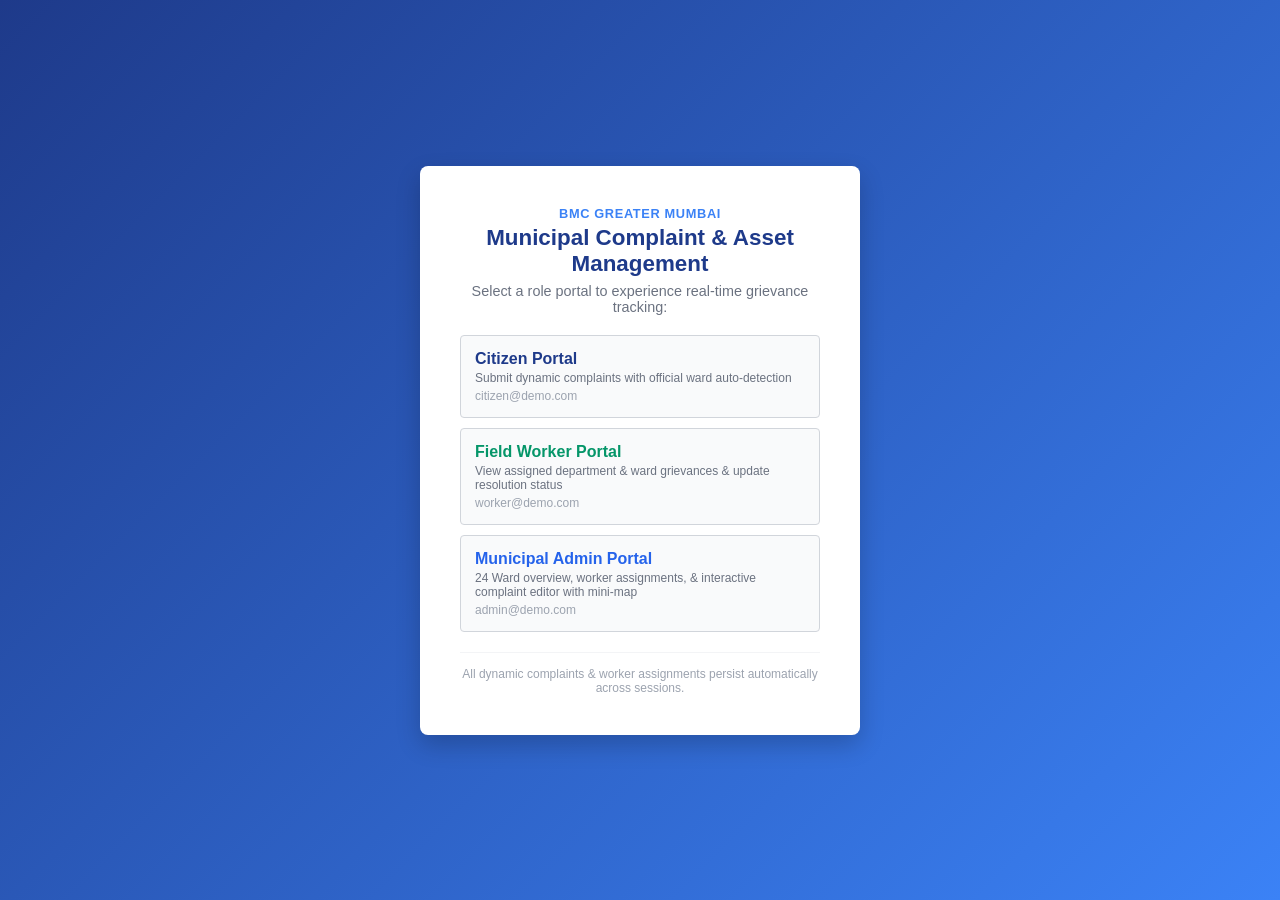
<file: index.html>
<!DOCTYPE html>
<html lang="en">
<head>
    <meta charset="UTF-8">
    <meta name="viewport" content="width=device-width, initial-scale=1.0">
    <title>Municipal Asset & Complaint Management System - Greater Mumbai</title>
    <link rel="stylesheet" href="css/styles.css">
    <style>
        .portal-desc {
            font-size: 0.75rem;
            color: #6b7280;
            margin-top: 3px;
        }
        .demo-btn:hover .portal-desc {
            color: #374151;
        }
    </style>
</head>
<body>
    <div class="login-container">
        <div class="login-card" style="max-width: 440px;">
            <div style="font-size: 0.8rem; text-transform: uppercase; letter-spacing: 0.05em; color: var(--secondary-color); font-weight: 700; margin-bottom: 4px;">
                BMC Greater Mumbai
            </div>
            <h2 style="font-size: 1.4rem; color: #1e3a8a;">Municipal Complaint & Asset Management</h2>
            <p style="color: #6b7280; margin-top: 6px; margin-bottom: 20px; font-size: 0.9rem;">
                Select a role portal to experience real-time grievance tracking:
            </p>
            
            <div class="demo-accounts">
                <button class="demo-btn" onclick="login('citizen')" style="text-align: left; padding: 14px;">
                    <strong style="color: #1e3a8a; font-size: 1rem;">Citizen Portal</strong>
                    <div class="portal-desc">Submit dynamic complaints with official ward auto-detection</div>
                    <div style="font-size: 0.75rem; color: #9ca3af; margin-top: 4px;">citizen@demo.com</div>
                </button>

                <button class="demo-btn" onclick="login('worker')" style="text-align: left; padding: 14px;">
                    <strong style="color: #059669; font-size: 1rem;">Field Worker Portal</strong>
                    <div class="portal-desc">View assigned department & ward grievances & update resolution status</div>
                    <div style="font-size: 0.75rem; color: #9ca3af; margin-top: 4px;">worker@demo.com</div>
                </button>

                <button class="demo-btn" onclick="login('admin')" style="text-align: left; padding: 14px;">
                    <strong style="color: #2563eb; font-size: 1rem;">Municipal Admin Portal</strong>
                    <div class="portal-desc">24 Ward overview, worker assignments, & interactive complaint editor with mini-map</div>
                    <div style="font-size: 0.75rem; color: #9ca3af; margin-top: 4px;">admin@demo.com</div>
                </button>
            </div>
            
            <div style="margin-top: 20px; font-size: 0.75rem; color: #9ca3af; border-top: 1px solid #f3f4f6; padding-top: 14px;">
                All dynamic complaints & worker assignments persist automatically across sessions.
            </div>
        </div>
    </div>

    <script>
        function login(role) {
            localStorage.setItem('userRole', role);
            if (role === 'citizen') window.location.href = 'citizen.html';
            else if (role === 'worker') {
                if (!localStorage.getItem('currentWorkerId')) {
                    localStorage.setItem('currentWorkerId', 'WRK-01');
                }
                window.location.href = 'worker.html';
            }
            else if (role === 'admin') window.location.href = 'admin.html';
        }
    </script>
</body>
</html>
</file>
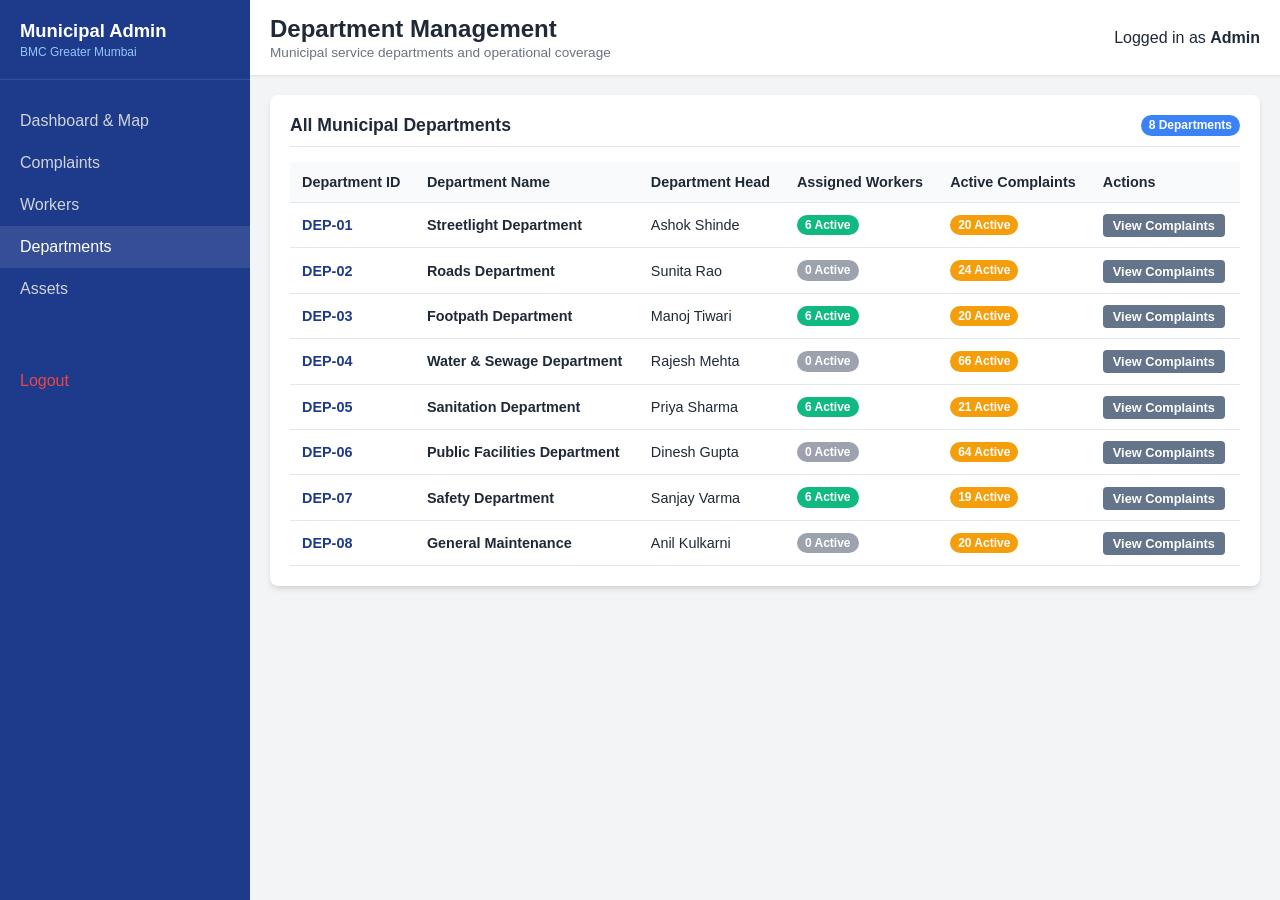
<file: admin-departments.html>
<!DOCTYPE html>
<html lang="en">
<head>
    <meta charset="UTF-8">
    <meta name="viewport" content="width=device-width, initial-scale=1.0">
    <title>Departments - Municipal Admin</title>
    <link rel="stylesheet" href="css/styles.css">
</head>
<body>
    <div class="app-container">
        <nav class="sidebar">
            <div class="brand">
                <div style="font-size: 1.15rem; font-weight: 700;">Municipal Admin</div>
                <div style="font-size: 0.75rem; color: #93c5fd; font-weight: normal; margin-top: 3px;">BMC Greater Mumbai</div>
            </div>
            <ul>
                <li><a href="admin.html">Dashboard & Map</a></li>
                <li><a href="admin-complaints.html">Complaints</a></li>
                <li><a href="admin-workers.html">Workers</a></li>
                <li><a href="admin-departments.html" class="active">Departments</a></li>
                <li><a href="assets.html">Assets</a></li>
                <li style="margin-top: 50px;"><a href="index.html" style="color: #ef4444;">Logout</a></li>
            </ul>
        </nav>
        
        <main class="main-content">
            <header class="header">
                <div>
                    <h2>Department Management</h2>
                    <p style="font-size: 0.85rem; color: var(--text-muted); margin-top: 2px;">Municipal service departments and operational coverage</p>
                </div>
                <div class="user-info">Logged in as <strong>Admin</strong></div>
            </header>
            
            <div class="content-body">
                <div class="card">
                    <div class="card-header" style="display:flex; justify-content:space-between; align-items:center;">
                        <span>All Municipal Departments</span>
                        <span id="deptCountBadge" class="badge medium">8 Departments</span>
                    </div>
                    <div class="table-responsive">
                        <table id="deptsTable">
                            <thead>
                                <tr>
                                    <th>Department ID</th>
                                    <th>Department Name</th>
                                    <th>Department Head</th>
                                    <th>Assigned Workers</th>
                                    <th>Active Complaints</th>
                                    <th>Actions</th>
                                </tr>
                            </thead>
                            <tbody>
                                <!-- Loaded via JS -->
                            </tbody>
                        </table>
                    </div>
                </div>
            </div>
        </main>
    </div>
    
    <script src="js/data-service.js"></script>
    <script>
        document.addEventListener('DOMContentLoaded', async () => {
            await window.dataService.loadInitialData();
            const depts = await window.dataService.getDepartments();
            const complaints = await window.dataService.getComplaints();
            const workers = await window.dataService.getWorkers();

            let html = '';
            depts.forEach(d => {
                const assignedWorkers = workers.filter(w => w.department === d.name && w.status === 'Active').length;
                const activeComplaints = complaints.filter(c => c.department === d.name && c.status !== 'Resolved').length;

                html += `
                    <tr>
                        <td><strong style="color:#1e3a8a;">${d.id}</strong></td>
                        <td><strong>${d.name}</strong></td>
                        <td>${d.head}</td>
                        <td>
                            <span class="badge ${assignedWorkers > 0 ? 'resolved' : 'low'}">${assignedWorkers} Active</span>
                        </td>
                        <td>
                            <span class="badge ${activeComplaints > 0 ? 'under-process' : 'low'}">${activeComplaints} Active</span>
                        </td>
                        <td>
                            <a href="admin-complaints.html?dept=${encodeURIComponent(d.name)}" class="btn btn-secondary" style="padding:4px 10px; font-size:0.8rem; text-decoration:none;">View Complaints</a>
                        </td>
                    </tr>
                `;
            });
            document.querySelector('#deptsTable tbody').innerHTML = html;
        });
    </script>
</body>
</html>
</file>
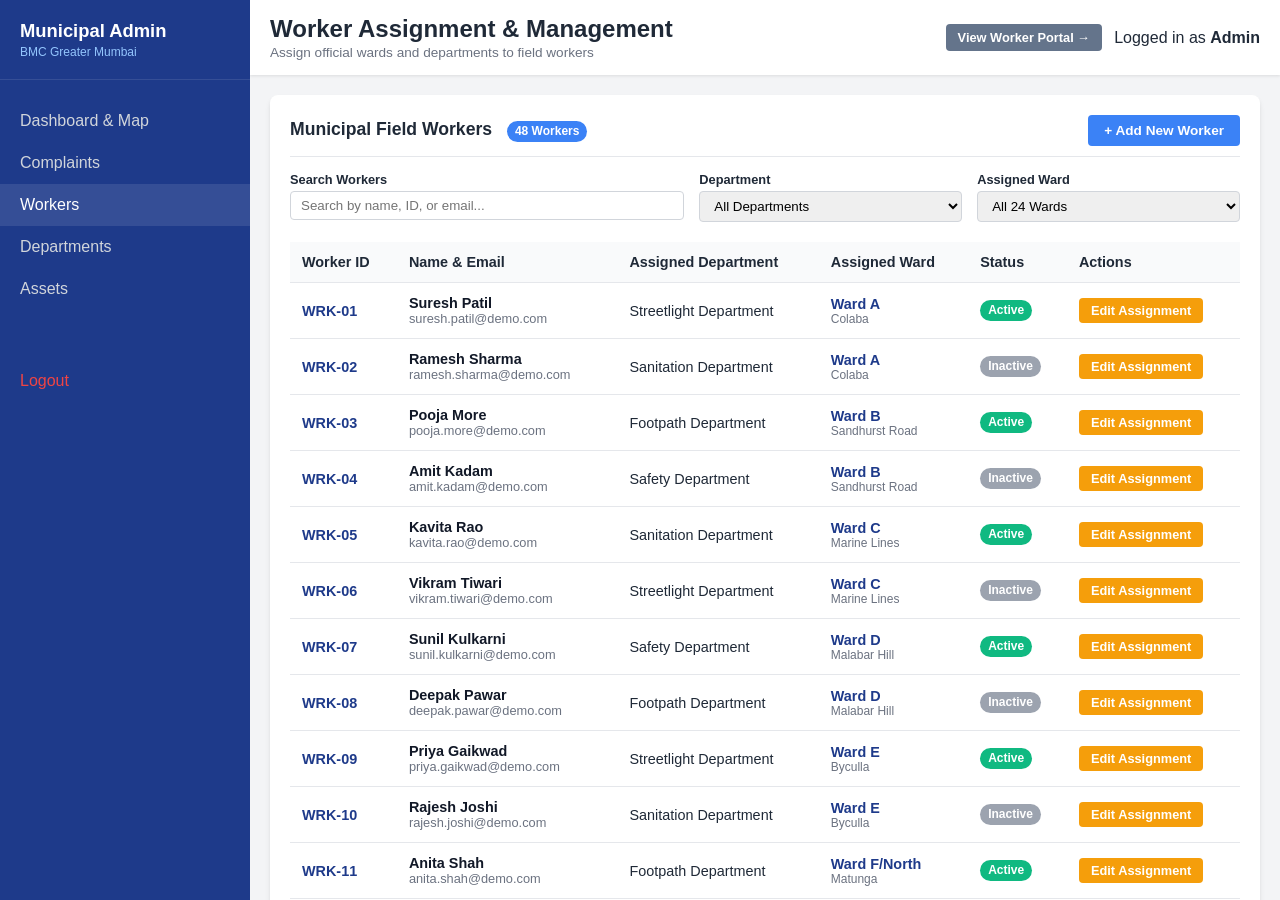
<file: admin-workers.html>
<!DOCTYPE html>
<html lang="en">
<head>
    <meta charset="UTF-8">
    <meta name="viewport" content="width=device-width, initial-scale=1.0">
    <title>Worker Assignment & Management - Municipal Admin</title>
    <link rel="stylesheet" href="css/styles.css">
    <style>
        .modal-overlay {
            display: none;
            position: fixed;
            top: 0;
            left: 0;
            width: 100vw;
            height: 100vh;
            background: rgba(17, 24, 39, 0.7);
            backdrop-filter: blur(4px);
            z-index: 2000;
            justify-content: center;
            align-items: center;
            padding: 20px;
        }
        .modal-overlay.active {
            display: flex;
        }
        .modal-container {
            background: white;
            border-radius: 12px;
            width: 100%;
            max-width: 580px;
            box-shadow: 0 25px 50px -12px rgba(0, 0, 0, 0.25);
            overflow: hidden;
            animation: modalFadeIn 0.2s ease-out;
        }
        @keyframes modalFadeIn {
            from { opacity: 0; transform: scale(0.96); }
            to { opacity: 1; transform: scale(1); }
        }
        .modal-header {
            padding: 16px 22px;
            border-bottom: 1px solid #e5e7eb;
            display: flex;
            justify-content: space-between;
            align-items: center;
            background: #f8fafc;
        }
        .modal-body {
            padding: 22px;
        }
        .modal-footer {
            padding: 16px 22px;
            border-top: 1px solid #e5e7eb;
            display: flex;
            justify-content: flex-end;
            gap: 12px;
            background: #f8fafc;
        }
        .assignment-preview {
            background: #eff6ff;
            border: 1px solid #bfdbfe;
            border-radius: 6px;
            padding: 12px;
            margin-top: 14px;
            font-size: 0.85rem;
            color: #1e40af;
        }
    </style>
</head>
<body>
    <div class="app-container">
        <nav class="sidebar">
            <div class="brand">
                <div style="font-size: 1.15rem; font-weight: 700;">Municipal Admin</div>
                <div style="font-size: 0.75rem; color: #93c5fd; font-weight: normal; margin-top: 3px;">BMC Greater Mumbai</div>
            </div>
            <ul>
                <li><a href="admin.html">Dashboard & Map</a></li>
                <li><a href="admin-complaints.html">Complaints</a></li>
                <li><a href="admin-workers.html" class="active">Workers</a></li>
                <li><a href="admin-departments.html">Departments</a></li>
                <li><a href="assets.html">Assets</a></li>
                <li style="margin-top: 50px;"><a href="index.html" style="color: #ef4444;">Logout</a></li>
            </ul>
        </nav>
        
        <main class="main-content">
            <header class="header">
                <div>
                    <h2>Worker Assignment & Management</h2>
                    <p style="font-size: 0.85rem; color: var(--text-muted); margin-top: 2px;">Assign official wards and departments to field workers</p>
                </div>
                <div style="display:flex; gap:12px; align-items:center;">
                    <a href="worker.html" class="btn btn-secondary" style="font-size:0.8rem; padding:6px 12px; text-decoration:none;">View Worker Portal &rarr;</a>
                    <div class="user-info">Logged in as <strong>Admin</strong></div>
                </div>
            </header>
            
            <div class="content-body">
                <div class="card">
                    <div class="card-header" style="display:flex; justify-content:space-between; align-items:center;">
                        <div>
                            <span>Municipal Field Workers</span>
                            <span id="workerCountBadge" class="badge medium" style="margin-left: 10px;">0 Workers</span>
                        </div>
                        <button class="btn btn-primary" onclick="openAddWorkerModal()" style="font-size:0.85rem; padding:8px 16px;">+ Add New Worker</button>
                    </div>

                    <!-- Filters -->
                    <div class="filter-bar" style="margin-bottom: 20px;">
                        <div class="filter-group" style="flex:1.5; min-width: 200px;">
                            <label>Search Workers</label>
                            <input type="text" id="workerSearch" placeholder="Search by name, ID, or email..." style="padding:6px 10px; border:1px solid #d1d5db; border-radius:4px;">
                        </div>
                        <div class="filter-group" style="flex:1; min-width: 160px;">
                            <label>Department</label>
                            <select id="workerDeptFilter">
                                <option value="All">All Departments</option>
                                <option value="Streetlight Department">Streetlight</option>
                                <option value="Roads Department">Roads</option>
                                <option value="Footpath Department">Footpath</option>
                                <option value="Water & Sewage Department">Water & Sewage</option>
                                <option value="Sanitation Department">Sanitation</option>
                                <option value="Public Facilities Department">Public Facilities</option>
                                <option value="Safety Department">Safety</option>
                                <option value="General Maintenance">General Maintenance</option>
                            </select>
                        </div>
                        <div class="filter-group" style="flex:1; min-width: 160px;">
                            <label>Assigned Ward</label>
                            <select id="workerWardFilter">
                                <option value="All">All 24 Wards</option>
                                <!-- Populated dynamically -->
                            </select>
                        </div>
                    </div>

                    <div class="table-responsive">
                        <table id="workersTable">
                            <thead>
                                <tr>
                                    <th>Worker ID</th>
                                    <th>Name & Email</th>
                                    <th>Assigned Department</th>
                                    <th>Assigned Ward</th>
                                    <th>Status</th>
                                    <th>Actions</th>
                                </tr>
                            </thead>
                            <tbody>
                                <!-- Loaded via JS -->
                            </tbody>
                        </table>
                    </div>
                </div>
            </div>
        </main>
    </div>

    <!-- Edit Worker Assignment Modal -->
    <div id="editWorkerModal" class="modal-overlay">
        <div class="modal-container">
            <div class="modal-header">
                <div>
                    <h3 style="font-size: 1.15rem; color:#1e3a8a; font-weight:700;">Edit Worker Assignment</h3>
                    <span id="modalWorkerIdBadge" class="badge medium" style="margin-top:4px;">WRK-00</span>
                </div>
                <span class="close-btn" onclick="closeEditWorkerModal()">&times;</span>
            </div>
            <div class="modal-body">
                <form id="editWorkerForm" onsubmit="saveWorkerEdit(event)">
                    <div class="form-group">
                        <label>Worker Full Name</label>
                        <input type="text" id="editWorkerName" required>
                    </div>

                    <div class="form-group">
                        <label>Email Address</label>
                        <input type="email" id="editWorkerEmail" required>
                    </div>

                    <div class="form-group">
                        <label>Assigned Department</label>
                        <select id="editWorkerDept" required onchange="updateAssignmentPreview()">
                            <option>Streetlight Department</option>
                            <option>Roads Department</option>
                            <option>Footpath Department</option>
                            <option>Water & Sewage Department</option>
                            <option>Sanitation Department</option>
                            <option>Public Facilities Department</option>
                            <option>Safety Department</option>
                            <option>General Maintenance</option>
                        </select>
                    </div>

                    <div class="form-group">
                        <label>Assigned Administrative Ward</label>
                        <select id="editWorkerWard" required onchange="updateAssignmentPreview()">
                            <!-- Populated via JS with 24 official BMC wards -->
                        </select>
                    </div>

                    <div class="form-group">
                        <label>Active Status</label>
                        <select id="editWorkerStatus">
                            <option value="Active">Active</option>
                            <option value="Inactive">Inactive</option>
                        </select>
                    </div>

                    <div id="assignmentPreviewText" class="assignment-preview">
                        ℹ️ This worker will strictly see and manage complaints for the selected department and ward.
                    </div>
                </form>
            </div>
            <div class="modal-footer">
                <button type="button" class="btn btn-secondary" onclick="closeEditWorkerModal()" style="background:#e5e7eb; color:#374151;">Cancel</button>
                <button type="button" class="btn btn-primary" onclick="submitWorkerEdit()">Save Assignment</button>
            </div>
        </div>
    </div>

    <!-- Add New Worker Modal -->
    <div id="addWorkerModal" class="modal-overlay">
        <div class="modal-container">
            <div class="modal-header">
                <div>
                    <h3 style="font-size: 1.15rem; color:#1e3a8a; font-weight:700;">Add New Municipal Worker</h3>
                    <p style="font-size:0.8rem; color:#6b7280; margin-top:2px;">Create worker profile and assign to ward and department</p>
                </div>
                <span class="close-btn" onclick="closeAddWorkerModal()">&times;</span>
            </div>
            <div class="modal-body">
                <form id="addWorkerForm" onsubmit="submitAddWorker(event)">
                    <div class="form-group">
                        <label>Worker Full Name</label>
                        <input type="text" id="addWorkerName" placeholder="e.g., Rajesh Sharma" required>
                    </div>

                    <div class="form-group">
                        <label>Email Address</label>
                        <input type="email" id="addWorkerEmail" placeholder="e.g., rajesh.sharma@demo.com">
                    </div>

                    <div class="form-group">
                        <label>Department</label>
                        <select id="addWorkerDept" required>
                            <option>Streetlight Department</option>
                            <option>Roads Department</option>
                            <option>Footpath Department</option>
                            <option>Water & Sewage Department</option>
                            <option>Sanitation Department</option>
                            <option>Public Facilities Department</option>
                            <option>Safety Department</option>
                            <option>General Maintenance</option>
                        </select>
                    </div>

                    <div class="form-group">
                        <label>Assigned Ward</label>
                        <select id="addWorkerWard" required>
                            <!-- Populated via JS -->
                        </select>
                    </div>

                    <div class="form-group">
                        <label>Initial Status</label>
                        <select id="addWorkerStatus">
                            <option value="Active">Active</option>
                            <option value="Inactive">Inactive</option>
                        </select>
                    </div>
                </form>
            </div>
            <div class="modal-footer">
                <button type="button" class="btn btn-secondary" onclick="closeAddWorkerModal()" style="background:#e5e7eb; color:#374151;">Cancel</button>
                <button type="button" class="btn btn-primary" onclick="submitAddWorker(event)">Create & Assign Worker</button>
            </div>
        </div>
    </div>

    <!-- Scripts -->
    <script src="js/data-service.js"></script>
    <script>
        let workers = [];
        let editingWorkerId = null;

        document.addEventListener('DOMContentLoaded', async () => {
            await window.dataService.loadInitialData();
            populateWardDropdowns();

            document.getElementById('workerSearch').addEventListener('input', renderWorkersTable);
            document.getElementById('workerDeptFilter').addEventListener('change', renderWorkersTable);
            document.getElementById('workerWardFilter').addEventListener('change', renderWorkersTable);

            await loadWorkers();

            window.addEventListener('storage', async (e) => {
                if (e.key === 'municipal_workers') {
                    await loadWorkers();
                }
            });
        });

        async function loadWorkers() {
            workers = await window.dataService.getWorkers();
            renderWorkersTable();
        }

        function populateWardDropdowns() {
            const wards = window.dataService.getOfficialWards();
            const filterSelect = document.getElementById('workerWardFilter');
            const editSelect = document.getElementById('editWorkerWard');
            const addSelect = document.getElementById('addWorkerWard');

            wards.forEach(w => {
                const opt1 = document.createElement('option');
                opt1.value = w.id;
                opt1.textContent = `${w.name} - ${w.locality.split(',')[0]}`;
                filterSelect.appendChild(opt1);

                const opt2 = document.createElement('option');
                opt2.value = w.id;
                opt2.textContent = w.fullName;
                editSelect.appendChild(opt2);

                const opt3 = document.createElement('option');
                opt3.value = w.id;
                opt3.textContent = w.fullName;
                addSelect.appendChild(opt3);
            });
        }

        function renderWorkersTable() {
            const search = document.getElementById('workerSearch').value.trim().toLowerCase();
            const deptFilter = document.getElementById('workerDeptFilter').value;
            const wardFilter = document.getElementById('workerWardFilter').value;

            const filtered = workers.filter(w => {
                if (deptFilter !== 'All' && w.department !== deptFilter) return false;
                if (wardFilter !== 'All' && w.zoneId !== wardFilter) return false;
                if (search) {
                    const matchId = (w.id || '').toLowerCase().includes(search);
                    const matchName = (w.name || '').toLowerCase().includes(search);
                    const matchEmail = (w.email || '').toLowerCase().includes(search);
                    if (!matchId && !matchName && !matchEmail) return false;
                }
                return true;
            });

            document.getElementById('workerCountBadge').innerText = `${filtered.length} ${filtered.length === 1 ? 'Worker' : 'Workers'}`;

            const tbody = document.querySelector('#workersTable tbody');
            let html = '';
            filtered.forEach(w => {
                const ward = window.dataService.getWard(w.zoneId);
                const wardDisplay = ward.fullName || `Ward ${w.zoneId}`;

                html += `
                    <tr>
                        <td><strong style="color:#1e3a8a;">${w.id}</strong></td>
                        <td>
                            <div style="font-weight:600; color:#111827;">${w.name}</div>
                            <div style="font-size:0.8rem; color:#6b7280;">${w.email || 'N/A'}</div>
                        </td>
                        <td>
                            <span style="font-weight:500; color:#1f2937;">${w.department}</span>
                        </td>
                        <td>
                            <div style="font-weight:600; color:#1e3a8a;">${ward.name}</div>
                            <div style="font-size:0.75rem; color:#6b7280;">${ward.locality ? ward.locality.split(',')[0] : ''}</div>
                        </td>
                        <td>
                            <span class="badge ${w.status === 'Active' ? 'resolved' : 'low'}">${w.status}</span>
                        </td>
                        <td>
                            <button class="btn btn-warning" style="padding:5px 12px; font-size:0.8rem;" onclick="openEditWorkerModal('${w.id}')">Edit Assignment</button>
                        </td>
                    </tr>
                `;
            });

            if (filtered.length === 0) {
                html = `
                    <tr>
                        <td colspan="6" style="text-align:center; padding:32px; color:#6b7280;">
                            No workers found matching the selected filters.
                        </td>
                    </tr>
                `;
            }

            tbody.innerHTML = html;
        }

        // Edit Worker Assignment Modal Logic
        function openEditWorkerModal(workerId) {
            const worker = workers.find(w => w.id === workerId);
            if (!worker) return;

            editingWorkerId = workerId;
            document.getElementById('modalWorkerIdBadge').innerText = worker.id;
            document.getElementById('editWorkerName').value = worker.name;
            document.getElementById('editWorkerEmail').value = worker.email || '';
            document.getElementById('editWorkerDept').value = worker.department;
            document.getElementById('editWorkerWard').value = worker.zoneId;
            document.getElementById('editWorkerStatus').value = worker.status || 'Active';

            updateAssignmentPreview();
            document.getElementById('editWorkerModal').classList.add('active');
        }

        function closeEditWorkerModal() {
            document.getElementById('editWorkerModal').classList.remove('active');
            editingWorkerId = null;
        }

        function updateAssignmentPreview() {
            const dept = document.getElementById('editWorkerDept').value;
            const wardId = document.getElementById('editWorkerWard').value;
            const ward = window.dataService.getWard(wardId);

            document.getElementById('assignmentPreviewText').innerHTML = `
                ℹ️ <strong>Assignment Rule:</strong> This worker will strictly handle <strong>${dept}</strong> complaints within <strong>${ward.fullName}</strong>.
            `;
        }

        async function submitWorkerEdit() {
            if (!editingWorkerId) return;

            const name = document.getElementById('editWorkerName').value.trim();
            const email = document.getElementById('editWorkerEmail').value.trim();
            const dept = document.getElementById('editWorkerDept').value;
            const wardId = document.getElementById('editWorkerWard').value;
            const status = document.getElementById('editWorkerStatus').value;

            if (!name) {
                alert("Worker name cannot be empty.");
                return;
            }

            await window.dataService.updateWorker(editingWorkerId, {
                name,
                email,
                department: dept,
                zoneId: wardId,
                status
            });

            alert(`Worker ${editingWorkerId} assignment updated successfully!`);
            closeEditWorkerModal();
            await loadWorkers();
        }

        // Add Worker Modal Logic
        function openAddWorkerModal() {
            document.getElementById('addWorkerForm').reset();
            document.getElementById('addWorkerModal').classList.add('active');
        }

        function closeAddWorkerModal() {
            document.getElementById('addWorkerModal').classList.remove('active');
        }

        async function submitAddWorker(e) {
            if (e && e.preventDefault) e.preventDefault();

            const name = document.getElementById('addWorkerName').value.trim();
            const email = document.getElementById('addWorkerEmail').value.trim();
            const dept = document.getElementById('addWorkerDept').value;
            const wardId = document.getElementById('addWorkerWard').value;
            const status = document.getElementById('addWorkerStatus').value;

            if (!name) {
                alert("Please provide the worker's name.");
                return;
            }

            const newWorker = await window.dataService.addWorker({
                name,
                email,
                department: dept,
                zoneId: wardId,
                status
            });

            alert(`New worker ${newWorker.id} (${newWorker.name}) added and assigned to ${dept} in Ward ${wardId}!`);
            closeAddWorkerModal();
            await loadWorkers();
        }
    </script>
</body>
</html>
</file>
<file: css/styles.css>
/* Global Styles */
:root {
  --primary-color: #1e3a8a;
  --secondary-color: #3b82f6;
  --bg-color: #f3f4f6;
  --card-bg: #ffffff;
  --text-main: #1f2937;
  --text-muted: #6b7280;
  
  --status-pending: #ef4444; /* Red */
  --status-process: #f59e0b; /* Orange */
  --status-resolved: #10b981; /* Green */
  
  --border-radius: 8px;
  --box-shadow: 0 4px 6px -1px rgba(0, 0, 0, 0.1), 0 2px 4px -1px rgba(0, 0, 0, 0.06);
}

* {
  box-sizing: border-box;
  margin: 0;
  padding: 0;
  font-family: 'Inter', 'Segoe UI', Tahoma, Geneva, Verdana, sans-serif;
}

body {
  background-color: var(--bg-color);
  color: var(--text-main);
  display: flex;
  min-height: 100vh;
  overflow-x: hidden;
}

/* Layout */
.app-container {
  display: flex;
  width: 100%;
}

.sidebar {
  width: 250px;
  background-color: var(--primary-color);
  color: white;
  padding: 20px 0;
  display: flex;
  flex-direction: column;
  transition: width 0.3s;
}

.sidebar .brand {
  font-size: 1.2rem;
  font-weight: bold;
  padding: 0 20px 20px;
  border-bottom: 1px solid rgba(255,255,255,0.1);
  margin-bottom: 20px;
}

.sidebar ul {
  list-style: none;
}

.sidebar ul li a {
  display: block;
  padding: 12px 20px;
  color: #d1d5db;
  text-decoration: none;
  transition: background 0.2s, color 0.2s;
}

.sidebar ul li a:hover, .sidebar ul li a.active {
  background-color: rgba(255,255,255,0.1);
  color: white;
}

.main-content {
  flex: 1;
  display: flex;
  flex-direction: column;
  height: 100vh;
  overflow-y: auto;
}

.header {
  background: var(--card-bg);
  padding: 15px 20px;
  box-shadow: 0 1px 3px rgba(0,0,0,0.1);
  display: flex;
  justify-content: space-between;
  align-items: center;
}

.content-body {
  padding: 20px;
  flex: 1;
}

/* Cards & Dashboard */
.stat-cards {
  display: grid;
  grid-template-columns: repeat(auto-fit, minmax(200px, 1fr));
  gap: 20px;
  margin-bottom: 20px;
}

.stat-card {
  background: var(--card-bg);
  padding: 20px;
  border-radius: var(--border-radius);
  box-shadow: var(--box-shadow);
  display: flex;
  flex-direction: column;
}

.stat-card h3 {
  font-size: 0.9rem;
  color: var(--text-muted);
  margin-bottom: 10px;
}

.stat-card .value {
  font-size: 1.8rem;
  font-weight: bold;
}

.card {
  background: var(--card-bg);
  border-radius: var(--border-radius);
  box-shadow: var(--box-shadow);
  padding: 20px;
  margin-bottom: 20px;
}

.card-header {
  margin-bottom: 15px;
  font-size: 1.1rem;
  font-weight: bold;
  border-bottom: 1px solid #e5e7eb;
  padding-bottom: 10px;
}

/* Map specific */
#map {
  height: 500px;
  width: 100%;
  border-radius: var(--border-radius);
  z-index: 1; /* Keep Leaflet below modals */
}

/* Map Legend */
.info.legend {
  background: white;
  padding: 10px 14px;
  box-shadow: 0 2px 8px rgba(0,0,0,0.18);
  border-radius: 6px;
  line-height: 1.4;
  color: #1f2937;
  min-width: 155px;
}
.info.legend i {
  width: 15px;
  height: 15px;
  display: inline-block;
  margin-right: 8px;
  vertical-align: middle;
  border-radius: 2px;
  opacity: 0.9;
}
.legend-title {
  font-weight: 700;
  margin-bottom: 8px;
  font-size: 0.85rem;
  color: #1e3a8a;
  border-bottom: 1px solid #e5e7eb;
  padding-bottom: 4px;
}

/* Filter bar */
.filter-bar {
  display: flex;
  gap: 15px;
  margin-bottom: 15px;
  flex-wrap: wrap;
}

.filter-group {
  display: flex;
  flex-direction: column;
}

.filter-group label {
  font-size: 0.8rem;
  font-weight: bold;
  margin-bottom: 4px;
}
.filter-group select {
  padding: 6px 10px;
  border-radius: 4px;
  border: 1px solid #d1d5db;
}

/* Forms */
.form-group {
  margin-bottom: 15px;
}
.form-group label {
  display: block;
  font-weight: bold;
  margin-bottom: 5px;
  font-size: 0.9rem;
}
.form-group input, .form-group select, .form-group textarea {
  width: 100%;
  padding: 8px 10px;
  border: 1px solid #d1d5db;
  border-radius: 4px;
}
.btn {
  background-color: var(--secondary-color);
  color: white;
  border: none;
  padding: 10px 15px;
  border-radius: 4px;
  cursor: pointer;
  font-weight: bold;
}
.btn:hover {
  background-color: #2563eb;
}
.btn-primary { background-color: var(--secondary-color); }
.btn-primary:hover { background-color: #2563eb; }
.btn-secondary { background-color: #64748b; color: white; }
.btn-secondary:hover { background-color: #475569; }
.btn-success { background-color: var(--status-resolved); }
.btn-success:hover { background-color: #059669; }
.btn-warning { background-color: var(--status-process); }
.btn-warning:hover { background-color: #d97706; }

/* Badges */
.badge {
  padding: 3px 8px;
  border-radius: 12px;
  font-size: 0.75rem;
  font-weight: bold;
  color: white;
  display: inline-block;
  line-height: 1.2;
}
.badge.pending { background-color: var(--status-pending); }
.badge.under-process { background-color: var(--status-process); }
.badge.resolved { background-color: var(--status-resolved); }
.badge.low { background-color: #9ca3af; }
.badge.medium { background-color: #3b82f6; }
.badge.high { background-color: #f59e0b; }
.badge.critical { background-color: #ef4444; }

/* Tables */
.table-responsive {
  overflow-x: auto;
}
table {
  width: 100%;
  border-collapse: collapse;
}
table th, table td {
  padding: 12px;
  text-align: left;
  border-bottom: 1px solid #e5e7eb;
  font-size: 0.9rem;
}
table th {
  background-color: #f9fafb;
  font-weight: bold;
}

/* Login Page specific */
.login-container {
  display: flex;
  align-items: center;
  justify-content: center;
  min-height: 100vh;
  width: 100%;
  background: linear-gradient(135deg, #1e3a8a 0%, #3b82f6 100%);
}

.login-card {
  background: white;
  padding: 40px;
  border-radius: 8px;
  box-shadow: 0 10px 25px rgba(0,0,0,0.2);
  width: 100%;
  max-width: 400px;
  text-align: center;
}

.demo-accounts {
  margin-top: 20px;
  display: flex;
  flex-direction: column;
  gap: 10px;
}

.demo-btn {
  padding: 10px;
  border: 1px solid #d1d5db;
  border-radius: 4px;
  background: #f9fafb;
  cursor: pointer;
  transition: all 0.2s;
}
.demo-btn:hover {
  background: var(--bg-color);
  border-color: var(--secondary-color);
}

/* Responsive */
@media (max-width: 768px) {
  .app-container {
    flex-direction: column;
  }
  .sidebar {
    width: 100%;
    padding: 10px 0;
  }
  .sidebar ul {
    display: flex;
    overflow-x: auto;
  }
  .sidebar ul li a {
    white-space: nowrap;
  }
  .main-content {
    height: auto;
    overflow: visible;
  }
}
</file>
